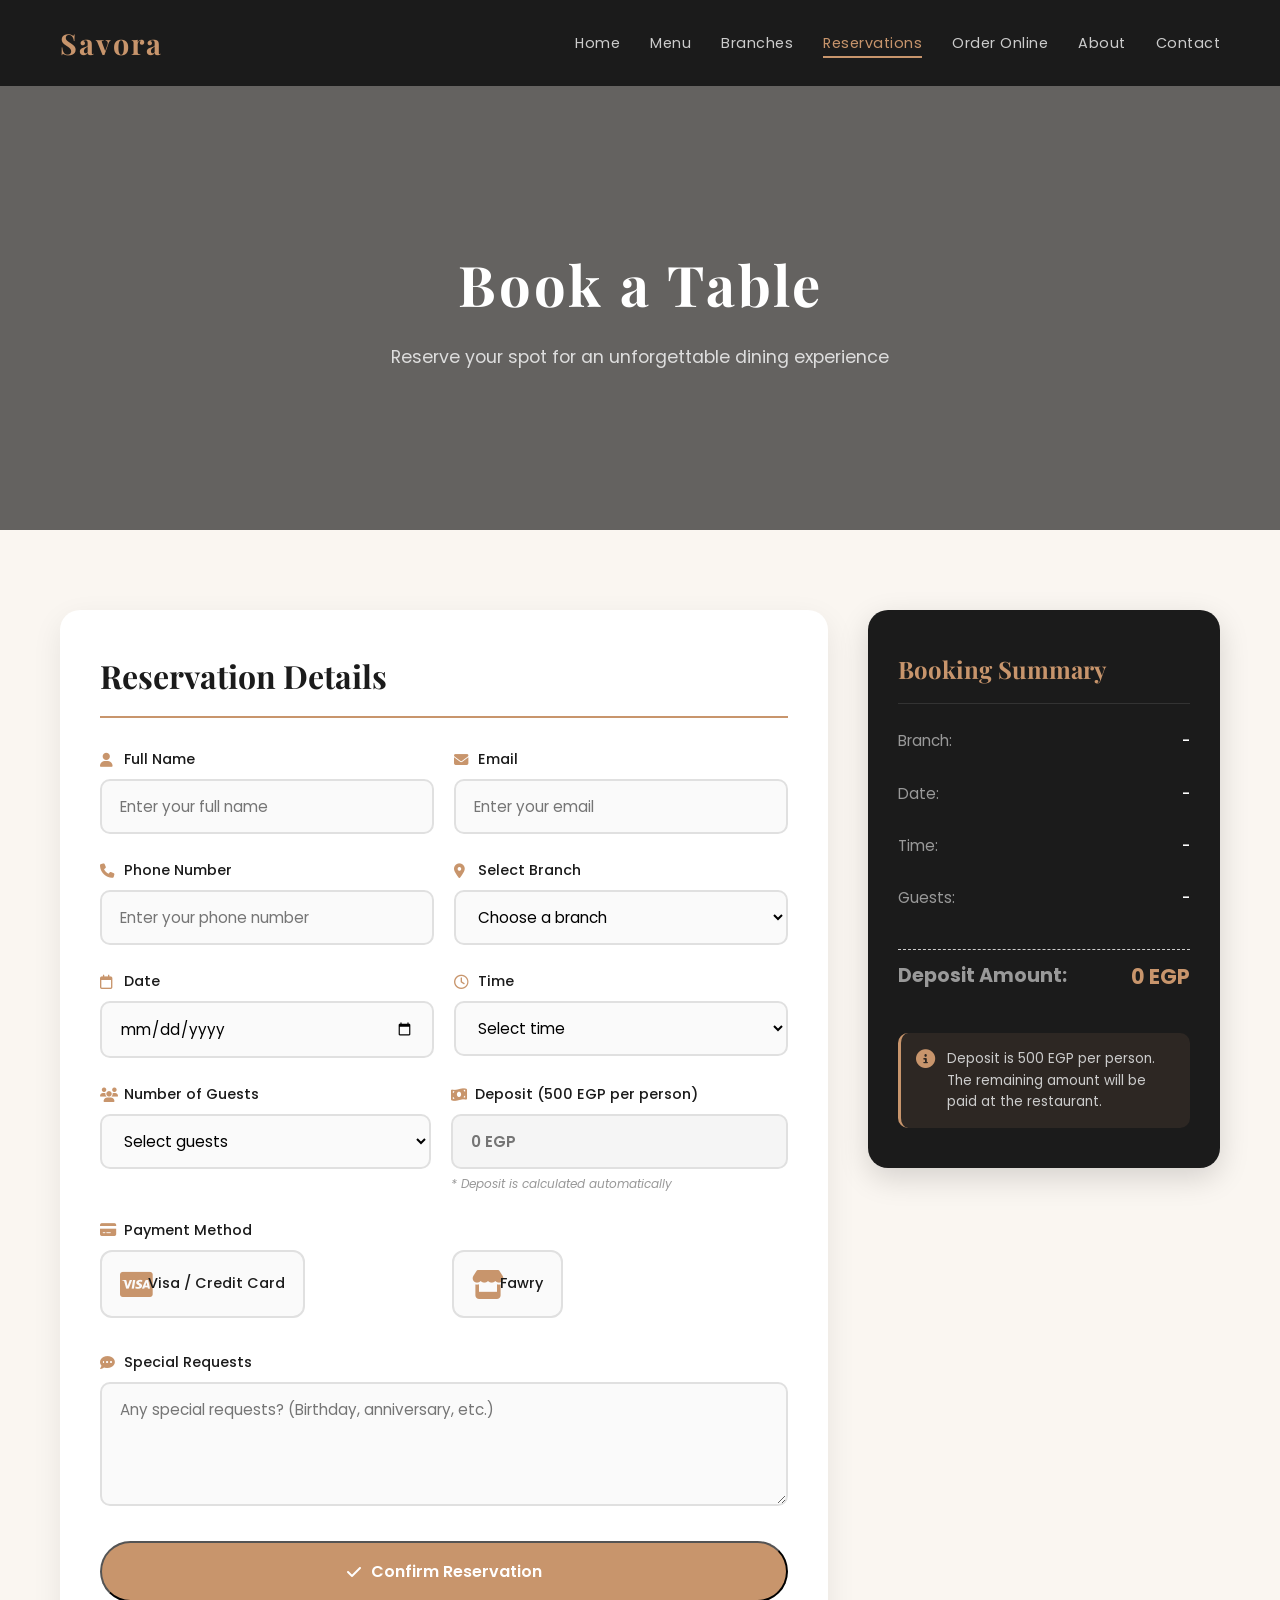
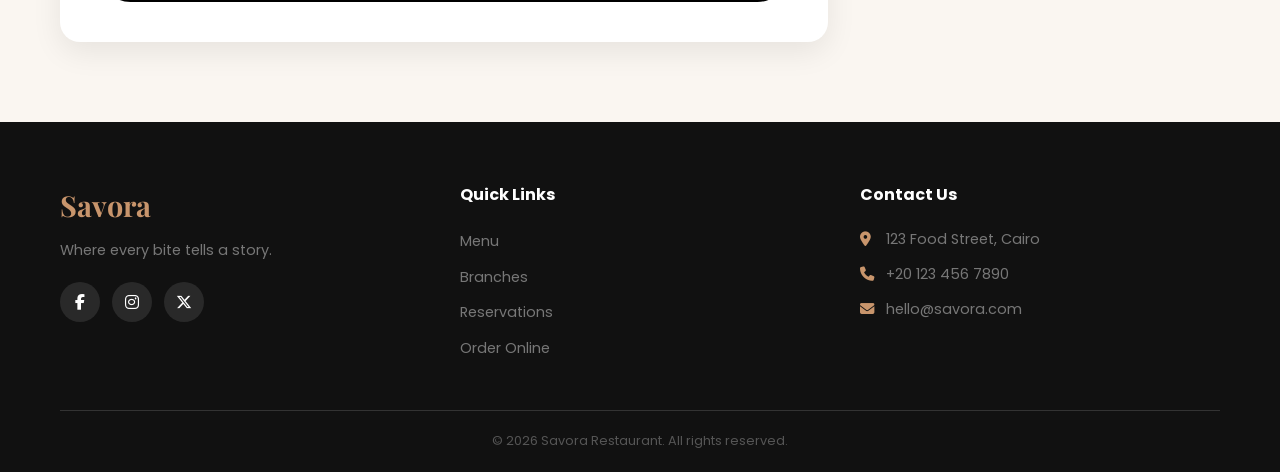
<file: reservations.html>
<!DOCTYPE html>
<html lang="en">
<head>
    <meta charset="UTF-8">
    <meta name="viewport" content="width=device-width, initial-scale=1.0">
    <title>Reservations - Savora Restaurant</title>
    <link rel="stylesheet" href="style.css">
    <link rel="stylesheet" href="https://cdnjs.cloudflare.com/ajax/libs/font-awesome/6.5.1/css/all.min.css">
    <link href="https://fonts.googleapis.com/css2?family=Playfair+Display:wght@400;600;700&family=Poppins:wght@300;400;500;600&display=swap" rel="stylesheet">
</head>
<body>

    <nav class="navbar">
        <div class="logo">Savora</div>
        <ul class="nav-links">
            <li><a href="index.html">Home</a></li>
            <li><a href="menu.html">Menu</a></li>
            <li><a href="branches.html">Branches</a></li>
            <li><a href="reservations.html" class="active">Reservations</a></li>
            <li><a href="order.html">Order Online</a></li>
            <li><a href="index.html#about-snippet">About</a></li>
            <li><a href="index.html#contact-footer">Contact</a></li>
        </ul>
    </nav>

    <section class="page-header">
        <div class="page-header-overlay"></div>
        <div class="page-header-content">
            <h1>Book a Table</h1>
            <p>Reserve your spot for an unforgettable dining experience</p>
        </div>
    </section>

    <section class="reservation-section">
        <div class="reservation-container">
            
            <div class="reservation-form-wrapper">
                <h2 class="form-title">Reservation Details</h2>
                <form class="reservation-form" id="reservationForm">
                    
                    <div class="form-row">
                        <div class="form-group">
                            <label><i class="fa-solid fa-user"></i> Full Name</label>
                            <input type="text" placeholder="Enter your full name" required>
                        </div>
                        <div class="form-group">
                            <label><i class="fa-solid fa-envelope"></i> Email</label>
                            <input type="email" placeholder="Enter your email" required>
                        </div>
                    </div>

                    <div class="form-row">
                        <div class="form-group">
                            <label><i class="fa-solid fa-phone"></i> Phone Number</label>
                            <input type="tel" placeholder="Enter your phone number" required>
                        </div>
                        <div class="form-group">
                            <label><i class="fa-solid fa-location-dot"></i> Select Branch</label>
                            <select id="branchSelect" required>
                                <option value="">Choose a branch</option>
                                <option value="downtown">Downtown Cairo</option>
                                <option value="heliopolis">Heliopolis</option>
                                <option value="newcairo">New Cairo</option>
                            </select>
                        </div>
                    </div>

                    <div class="form-row">
                        <div class="form-group">
                            <label><i class="fa-regular fa-calendar"></i> Date</label>
                            <input type="date" id="reservationDate" required>
                        </div>
                        <div class="form-group">
                            <label><i class="fa-regular fa-clock"></i> Time</label>
                            <select id="reservationTime" required>
                                <option value="">Select time</option>
                                <option value="12:00 PM">12:00 PM</option>
                                <option value="1:00 PM">1:00 PM</option>
                                <option value="2:00 PM">2:00 PM</option>
                                <option value="6:00 PM">6:00 PM</option>
                                <option value="7:00 PM">7:00 PM</option>
                                <option value="8:00 PM">8:00 PM</option>
                                <option value="9:00 PM">9:00 PM</option>
                            </select>
                        </div>
                    </div>

                    <div class="form-row">
                        <div class="form-group">
                            <label><i class="fa-solid fa-users"></i> Number of Guests</label>
                            <select id="guestCount" required>
                                <option value="">Select guests</option>
                                <option value="1">1 Person</option>
                                <option value="2">2 People</option>
                                <option value="3">3 People</option>
                                <option value="4">4 People</option>
                                <option value="5">5 People</option>
                                <option value="6">6 People</option>
                                <option value="7">7 People</option>
                                <option value="8">8 People</option>
                            </select>
                        </div>
                        <div class="form-group">
                            <label><i class="fa-solid fa-money-bill-wave"></i> Deposit (500 EGP per person)</label>
                            <input type="text" id="depositAmount" placeholder="0 EGP" readonly>
                            <span class="deposit-note">* Deposit is calculated automatically</span>
                        </div>
                    </div>

                    <div class="form-group full-width">
                        <label><i class="fa-solid fa-credit-card"></i> Payment Method</label>
                        <div class="payment-options">
                            <label class="payment-option">
                                <input type="radio" name="payment" value="visa" id="radioVisa" required>
                                <div class="payment-card">
                                    <i class="fa-brands fa-cc-visa"></i>
                                    <span>Visa / Credit Card</span>
                                </div>
                            </label>
                            <label class="payment-option">
                                <input type="radio" name="payment" value="fawry" id="radioFawry">
                                <div class="payment-card">
                                    <i class="fa-solid fa-store"></i>
                                    <span>Fawry</span>
                                </div>
                            </label>
                        </div>

                        <!-- Visa Form -->
                        <div id="visaForm" style="display: none; margin-top: 20px; padding: 20px; background: #f9f9f9; border-radius: 10px; border: 1px solid #ddd;">
                            <h4 style="margin-bottom: 15px; color: #1B1B1B;"><i class="fa-solid fa-lock" style="color: #C8956C;"></i> Card Details</h4>
                            <div class="form-group full-width">
                                <label>Card Number</label>
                                <input type="text" id="cardNumber" placeholder="1234 5678 9012 3456" maxlength="19">
                            </div>
                            <div class="form-row">
                                <div class="form-group">
                                    <label>Cardholder Name</label>
                                    <input type="text" placeholder="Name on card">
                                </div>
                                <div class="form-group">
                                    <label>Expiry Date</label>
                                    <input type="text" id="expiryDate" placeholder="MM/YY" maxlength="5">
                                </div>
                                <div class="form-group">
                                    <label>CVV</label>
                                    <input type="password" placeholder="123" maxlength="4">
                                </div>
                            </div>
                        </div>

                        <!-- Fawry Details -->
                        <div id="fawryForm" style="display: none; margin-top: 20px; padding: 20px; background: #f9f9f9; border-radius: 10px; border: 1px solid #ddd; text-align: center;">
                            <h4 style="margin-bottom: 15px; color: #1B1B1B;"><i class="fa-solid fa-store" style="color: #C8956C;"></i> Fawry Payment</h4>
                            <p style="color: #666; margin-bottom: 10px;">You will receive a Fawry Reference Number after confirmation.</p>
                            <div style="background: #fff; padding: 15px; border: 2px dashed #C8956C; border-radius: 8px; display: inline-block;">
                                <span style="color: #666;">Reference:</span>
                                <strong id="fawryRef" style="color: #C8956C; font-size: 1.2rem; letter-spacing: 2px; margin-left: 10px;">FW-XXXX-XXXX</strong>
                            </div>
                        </div>
                    </div>

                    <div class="form-group full-width">
                        <label><i class="fa-solid fa-comment-dots"></i> Special Requests</label>
                        <textarea placeholder="Any special requests? (Birthday, anniversary, etc.)" rows="4"></textarea>
                    </div>

                    <button type="submit" class="btn btn-primary submit-btn">
                        <i class="fa-solid fa-check"></i> Confirm Reservation
                    </button>
                </form>
            </div>

            <div class="reservation-summary">
                <h3>Booking Summary</h3>
                <div class="summary-details">
                    <div class="summary-row"><span>Branch:</span><span id="summaryBranch">-</span></div>
                    <div class="summary-row"><span>Date:</span><span id="summaryDate">-</span></div>
                    <div class="summary-row"><span>Time:</span><span id="summaryTime">-</span></div>
                    <div class="summary-row"><span>Guests:</span><span id="summaryGuests">-</span></div>
                    <div class="summary-row total"><span>Deposit Amount:</span><span id="summaryDeposit">0 EGP</span></div>
                </div>
                <div class="deposit-info">
                    <i class="fa-solid fa-circle-info"></i>
                    <p>Deposit is 500 EGP per person. The remaining amount will be paid at the restaurant.</p>
                </div>
            </div>

        </div>
    </section>

    <footer class="footer" id="contact-footer">
        <div class="footer-content">
            <div class="footer-brand">
                <h3>Savora</h3>
                <p>Where every bite tells a story.</p>
                <div class="social-links">
                    <a href="https://facebook.com" target="_blank" class="social-icon"><i class="fa-brands fa-facebook-f"></i></a>
                    <a href="https://instagram.com" target="_blank" class="social-icon"><i class="fa-brands fa-instagram"></i></a>
                    <a href="https://twitter.com" target="_blank" class="social-icon"><i class="fa-brands fa-x-twitter"></i></a>
                </div>
            </div>
            <div class="footer-links">
                <h4>Quick Links</h4>
                <ul>
                    <li><a href="menu.html">Menu</a></li>
                    <li><a href="branches.html">Branches</a></li>
                    <li><a href="reservations.html">Reservations</a></li>
                    <li><a href="order.html">Order Online</a></li>
                </ul>
            </div>
            <div class="footer-contact">
                <h4>Contact Us</h4>
                <a href="https://maps.google.com/?q=123+Food+Street+Cairo" target="_blank" class="contact-link"><i class="fa-solid fa-location-dot"></i> 123 Food Street, Cairo</a>
                <a href="tel:+201234567890" class="contact-link"><i class="fa-solid fa-phone"></i> +20 123 456 7890</a>
                <a href="mailto:hello@savora.com" class="contact-link"><i class="fa-solid fa-envelope"></i> hello@savora.com</a>
            </div>
        </div>
        <div class="footer-bottom">
            <p>&copy; 2026 Savora Restaurant. All rights reserved.</p>
        </div>
    </footer>

    <script src="script.js"></script>
</body>
</html>
</file>
<file: style.css>
/* ============================================
   TABLE OF CONTENTS
   ============================================
   1. RESET & BASE STYLES
   2. TYPOGRAPHY & FONTS
   3. BUTTONS
   4. NAVBAR
   5. PAGE HEADER
   6. HOME PAGE SECTIONS
   7. MENU PAGE
   8. BRANCHES PAGE
   9. RESERVATIONS PAGE
   10. ORDER ONLINE PAGE
   11. FOOTER
   12. ANIMATIONS (ALL IN ONE PLACE)
   13. RESPONSIVE DESIGN
   ============================================ */

/* ============================================
   1. RESET & BASE STYLES
   ============================================ */
* {
    margin: 0;
    padding: 0;
    box-sizing: border-box;
}

body {
    font-family: 'Poppins', sans-serif;
    background-color: #FAF6F1;
    color: #2d2d2d;
    line-height: 1.6;
}

h1, h2, h3 {
    font-family: 'Playfair Display', serif;
}

a {
    text-decoration: none;
    color: inherit;
}

ul {
    list-style: none;
}

.section-title {
    text-align: center;
    font-size: 2.2rem;
    color: #1B1B1B;
    margin-bottom: 50px;
    position: relative;
}

.section-title::after {
    content: '';
    display: block;
    width: 60px;
    height: 3px;
    background-color: #C8956C;
    margin: 15px auto 0;
    border-radius: 2px;
}

/* ============================================
   2. BUTTONS
   ============================================ */
.btn {
    display: inline-block;
    padding: 14px 32px;
    border-radius: 50px;
    font-family: 'Poppins', sans-serif;
    font-weight: 500;
    font-size: 0.95rem;
    transition: all 0.3s ease;
    cursor: pointer;
    position: relative;
    overflow: hidden;
}

.btn-primary {
    background-color: #C8956C;
    color: #fff;
}

.btn-primary:hover {
    background-color: #b07a52;
    transform: translateY(-2px);
    box-shadow: 0 8px 25px rgba(200, 149, 108, 0.4);
}

.btn-secondary {
    background-color: transparent;
    color: #fff;
    border: 2px solid #fff;
}

.btn-secondary:hover {
    background-color: #fff;
    color: #1B1B1B;
    transform: translateY(-2px);
}

/* ============================================
   3. NAVBAR
   ============================================ */
.navbar {
    display: flex;
    justify-content: space-between;
    align-items: center;
    padding: 20px 60px;
    background-color: #1B1B1B;
    position: fixed;
    width: 100%;
    top: 0;
    z-index: 1000;
    transition: all 0.3s ease;
}

.logo {
    font-family: 'Playfair Display', serif;
    font-size: 1.8rem;
    font-weight: 700;
    color: #C8956C;
    letter-spacing: 2px;
}

.nav-links {
    display: flex;
    gap: 30px;
}

.nav-links a {
    color: #ccc;
    font-size: 0.9rem;
    font-weight: 400;
    transition: color 0.3s ease;
    letter-spacing: 0.5px;
    position: relative;
}

.nav-links a:hover,
.nav-links a.active {
    color: #C8956C;
}

.nav-links a::after {
    content: '';
    position: absolute;
    bottom: -5px;
    left: 0;
    width: 0;
    height: 2px;
    background-color: #C8956C;
    transition: width 0.3s ease;
}

.nav-links a:hover::after,
.nav-links a.active::after {
    width: 100%;
}

/* ============================================
   4. PAGE HEADER (Shared across pages)
   ============================================ */
.page-header {
    height: 50vh;
    background-image: url('https://images.unsplash.com/photo-1414235077428-338989a2e8c0?w=1600&h=600&fit=crop');
    background-size: cover;
    background-position: center;
    display: flex;
    align-items: center;
    justify-content: center;
    text-align: center;
    position: relative;
    margin-top: 80px;
}

.page-header-overlay {
    position: absolute;
    top: 0;
    left: 0;
    width: 100%;
    height: 100%;
    background-color: rgba(0, 0, 0, 0.6);
}

.page-header-content {
    position: relative;
    z-index: 1;
    color: #fff;
}

.page-header-content h1 {
    font-size: 3.5rem;
    margin-bottom: 15px;
    letter-spacing: 3px;
}

.page-header-content p {
    font-size: 1.1rem;
    color: #ddd;
}

/* ============================================
   5. HOME PAGE SECTIONS
   ============================================ */

/* Hero Section */
.hero {
    height: 100vh;
    background-image: url('https://images.unsplash.com/photo-1517248135467-4c7edcad34c4?w=1600&h=900&fit=crop');
    background-size: cover;
    background-position: center;
    display: flex;
    align-items: center;
    justify-content: center;
    text-align: center;
    position: relative;
}

.hero-overlay {
    position: absolute;
    top: 0;
    left: 0;
    width: 100%;
    height: 100%;
    background-color: rgba(0, 0, 0, 0.55);
}

.hero-content {
    position: relative;
    z-index: 1;
    color: #fff;
    max-width: 700px;
    padding: 0 20px;
}

.hero-subtitle {
    font-family: 'Poppins', sans-serif;
    font-size: 1rem;
    letter-spacing: 4px;
    text-transform: uppercase;
    color: #C8956C;
    margin-bottom: 10px;
}

.hero-title {
    font-size: 5rem;
    font-weight: 700;
    letter-spacing: 6px;
    margin-bottom: 20px;
}

.hero-desc {
    font-size: 1.05rem;
    font-weight: 300;
    line-height: 1.8;
    margin-bottom: 40px;
    color: #ddd;
}

.hero-buttons {
    display: flex;
    gap: 20px;
    justify-content: center;
}

/* Quick Navigation Cards */
.quick-nav {
    padding: 100px 60px;
}

.cards-container {
    display: grid;
    grid-template-columns: repeat(4, 1fr);
    gap: 30px;
    max-width: 1200px;
    margin: 0 auto;
}

.card {
    background: #fff;
    padding: 40px 30px;
    border-radius: 16px;
    text-align: center;
    transition: all 0.3s ease;
    box-shadow: 0 4px 20px rgba(0, 0, 0, 0.05);
}

.card:hover {
    transform: translateY(-10px);
    box-shadow: 0 15px 40px rgba(0, 0, 0, 0.1);
}

.card:hover .card-icon {
    transform: scale(1.2) rotate(5deg);
}

.card-icon {
    font-size: 2.5rem;
    margin-bottom: 20px;
    transition: transform 0.3s ease;
}

.card h3 {
    font-size: 1.3rem;
    margin-bottom: 12px;
    color: #1B1B1B;
}

.card p {
    font-size: 0.9rem;
    color: #777;
    margin-bottom: 20px;
    line-height: 1.7;
}

.card-link {
    color: #C8956C;
    font-weight: 500;
    font-size: 0.9rem;
    transition: color 0.3s ease;
}

.card-link:hover {
    color: #b07a52;
}

/* Featured Dishes (Flip Cards) */
.featured {
    padding: 100px 60px;
    background-color: #fff;
}

.dishes-container {
    display: grid;
    grid-template-columns: repeat(3, 1fr);
    gap: 30px;
    max-width: 1200px;
    margin: 0 auto;
}

.dish-card {
    background-color: transparent;
    perspective: 1000px;
    height: 420px;
}

.dish-card-inner {
    position: relative;
    width: 100%;
    height: 100%;
    transition: transform 0.8s;
    transform-style: preserve-3d;
    border-radius: 16px;
    box-shadow: 0 4px 15px rgba(0, 0, 0, 0.05);
}

.dish-card:hover .dish-card-inner {
    transform: rotateY(180deg);
}

.dish-card-front,
.dish-card-back {
    position: absolute;
    width: 100%;
    height: 100%;
    backface-visibility: hidden;
    border-radius: 16px;
    overflow: hidden;
    background-color: #fff;
}

.dish-card-front {
    display: flex;
    flex-direction: column;
}

.dish-card-front img {
    width: 100%;
    height: 70%;
    object-fit: cover;
    transition: transform 0.5s ease;
}

.dish-card:hover .dish-card-front img {
    transform: scale(1.05);
}

.dish-name-box {
    height: 30%;
    display: flex;
    align-items: center;
    justify-content: center;
    padding: 15px;
    text-align: center;
    background-color: #fff;
}

.dish-name-box h3 {
    font-family: 'Playfair Display', serif;
    font-size: 1.2rem;
    color: #1B1B1B;
    margin: 0;
}

.dish-card-back {
    background-color: #1B1B1B;
    color: #fff;
    transform: rotateY(180deg);
    display: flex;
    flex-direction: column;
    justify-content: center;
    align-items: center;
    padding: 30px 20px;
    text-align: center;
}

.dish-card-back h3 {
    font-family: 'Playfair Display', serif;
    font-size: 1.4rem;
    color: #C8956C;
    margin-bottom: 15px;
}

.dish-card-back p {
    font-size: 0.9rem;
    line-height: 1.6;
    color: #ddd;
    margin-bottom: 15px;
}

.sides-box {
    background-color: rgba(200, 149, 108, 0.15);
    border: 1px solid #C8956C;
    border-radius: 10px;
    padding: 12px;
    margin-bottom: 15px;
    font-size: 0.85rem;
    color: #fff;
    width: 100%;
}

.sides-box strong {
    color: #C8956C;
    display: block;
    margin-bottom: 5px;
}

.price {
    font-family: 'Playfair Display', serif;
    font-size: 1.5rem;
    font-weight: 700;
    color: #C8956C;
    margin-top: auto;
}

.add-to-cart-btn {
    margin-top: 15px;
    padding: 10px 25px;
    background-color: #C8956C;
    color: #fff;
    border: none;
    border-radius: 50px;
    font-family: 'Poppins', sans-serif;
    font-weight: 500;
    cursor: pointer;
    transition: all 0.3s;
}

.add-to-cart-btn:hover {
    background-color: #b07a52;
    transform: scale(1.05);
}

/* About Snippet */
.about-snippet {
    display: flex;
    align-items: center;
    gap: 60px;
    padding: 100px 60px;
    max-width: 1200px;
    margin: 0 auto;
}

.about-image img {
    width: 500px;
    height: 400px;
    object-fit: cover;
    border-radius: 16px;
    box-shadow: 0 10px 30px rgba(0, 0, 0, 0.1);
}

.about-text {
    flex: 1;
}

.about-text .section-title {
    text-align: left;
}

.about-text .section-title::after {
    margin: 15px 0 0;
}

.about-text p {
    font-size: 1rem;
    color: #555;
    line-height: 1.9;
    margin-bottom: 30px;
}

/* Testimonials */
.testimonials {
    padding: 100px 60px;
    background-color: #1B1B1B;
}

.testimonials .section-title {
    color: #fff;
}

.testimonials-container {
    display: grid;
    grid-template-columns: repeat(3, 1fr);
    gap: 30px;
    max-width: 1200px;
    margin: 0 auto;
}

.testimonial-card {
    background: rgba(255, 255, 255, 0.05);
    border: 1px solid rgba(255, 255, 255, 0.1);
    padding: 40px 30px;
    border-radius: 16px;
    text-align: center;
    transition: all 0.3s ease;
}

.testimonial-card:hover {
    background: rgba(255, 255, 255, 0.1);
    transform: translateY(-5px);
}

.quote {
    font-size: 0.95rem;
    color: #ccc;
    font-style: italic;
    line-height: 1.8;
    margin-bottom: 20px;
}

.author {
    color: #C8956C;
    font-weight: 500;
    margin-bottom: 10px;
}

.stars {
    font-size: 0.9rem;
}

/* ============================================
   6. MENU PAGE
   ============================================ */
.menu-controls {
    padding: 50px 60px;
    background-color: #fff;
    text-align: center;
}

.search-bar {
    max-width: 500px;
    margin: 0 auto 30px;
    display: flex;
    gap: 10px;
}

.search-input {
    flex: 1;
    padding: 15px 20px;
    border: 2px solid #e0e0e0;
    border-radius: 50px;
    font-family: 'Poppins', sans-serif;
    font-size: 0.95rem;
    outline: none;
    transition: border-color 0.3s ease;
}

.search-input:focus {
    border-color: #C8956C;
}

.search-btn {
    padding: 15px 25px;
    background-color: #C8956C;
    color: #fff;
    border: none;
    border-radius: 50px;
    cursor: pointer;
    font-size: 1.2rem;
    transition: background-color 0.3s ease;
}

.search-btn:hover {
    background-color: #b07a52;
}

.filter-buttons {
    display: flex;
    gap: 15px;
    justify-content: center;
    flex-wrap: wrap;
}

.filter-btn {
    padding: 12px 28px;
    background-color: transparent;
    border: 2px solid #e0e0e0;
    border-radius: 50px;
    font-family: 'Poppins', sans-serif;
    font-size: 0.9rem;
    cursor: pointer;
    transition: all 0.3s ease;
}

.filter-btn:hover,
.filter-btn.active {
    background-color: #C8956C;
    border-color: #C8956C;
    color: #fff;
}

.menu-items {
    padding: 60px;
    background-color: #FAF6F1;
}

.menu-grid {
    display: grid;
    grid-template-columns: repeat(auto-fit, minmax(280px, 1fr));
    gap: 30px;
    max-width: 1200px;
    margin: 0 auto;
}

/* ============================================
   7. BRANCHES PAGE
   ============================================ */
.branches-section {
    padding: 60px;
    background-color: #FAF6F1;
}

.branches-grid {
    display: grid;
    grid-template-columns: repeat(3, 1fr);
    gap: 30px;
    max-width: 1200px;
    margin: 0 auto;
}

.branch-card {
    background: #fff;
    border-radius: 20px;
    overflow: hidden;
    box-shadow: 0 5px 20px rgba(0, 0, 0, 0.05);
    transition: all 0.4s ease;
    display: flex;
    flex-direction: column;
}

.branch-card:hover {
    transform: translateY(-10px);
    box-shadow: 0 15px 40px rgba(0, 0, 0, 0.12);
}

.branch-image {
    position: relative;
    height: 200px;
    overflow: hidden;
}

.branch-image img {
    width: 100%;
    height: 100%;
    object-fit: cover;
    transition: transform 0.5s ease;
}

.branch-card:hover .branch-image img {
    transform: scale(1.1);
}

.branch-badge {
    position: absolute;
    top: 15px;
    right: 15px;
    background-color: #C8956C;
    color: #fff;
    padding: 6px 14px;
    border-radius: 20px;
    font-size: 0.75rem;
    font-weight: 600;
    letter-spacing: 0.5px;
    text-transform: uppercase;
}

.branch-info {
    padding: 30px;
    display: flex;
    flex-direction: column;
    flex-grow: 1;
}

.branch-info h3 {
    font-family: 'Playfair Display', serif;
    font-size: 1.5rem;
    color: #1B1B1B;
    margin-bottom: 20px;
}

.branch-details {
    flex-grow: 1;
    margin-bottom: 25px;
}

.branch-details p {
    font-size: 0.9rem;
    color: #666;
    margin-bottom: 12px;
    display: flex;
    align-items: center;
    gap: 10px;
}

.branch-details p i {
    color: #C8956C;
    width: 18px;
    text-align: center;
}

.branch-link {
    text-decoration: none;
    color: #666;
    font-size: 0.9rem;
    margin-bottom: 12px;
    display: flex;
    align-items: center;
    gap: 10px;
    transition: all 0.3s ease;
}

.branch-link:hover {
    color: #C8956C;
    transform: translateX(5px);
}

.hours-toggle {
    cursor: pointer;
    font-weight: 500;
    color: #1B1B1B !important;
    transition: color 0.3s ease;
}

.hours-toggle:hover {
    color: #C8956C !important;
}

.hours-toggle i:last-child {
    transition: transform 0.3s ease;
    margin-left: auto;
}

.hours-toggle.active i:last-child {
    transform: rotate(180deg);
}

.hours-details {
    max-height: 0;
    overflow: hidden;
    transition: max-height 0.3s ease, padding 0.3s ease;
    background-color: #f9f9f9;
    border-radius: 10px;
    margin-top: 10px;
}

.hours-details.show {
    max-height: 150px;
    padding: 15px;
}

.hours-row {
    display: flex;
    justify-content: space-between;
    align-items: center;
    padding: 8px 0;
    border-bottom: 1px solid #e0e0e0;
    font-size: 0.85rem;
}

.hours-row:last-child {
    border-bottom: none;
}

.hours-row.weekend {
    color: #C8956C;
    font-weight: 500;
}

.weekend-note {
    display: block;
    font-size: 0.75rem;
    color: #999;
    font-weight: 400;
}

.direction-btn {
    display: flex;
    align-items: center;
    justify-content: center;
    gap: 10px;
    width: 100%;
    padding: 14px;
    font-weight: 600;
    text-transform: uppercase;
    letter-spacing: 1px;
    font-size: 0.85rem;
}

.direction-btn:hover {
    background-color: #b07a52;
    transform: translateY(-2px);
}

/* ============================================
   8. RESERVATIONS PAGE
   ============================================ */
.reservation-section {
    padding: 80px 60px;
    background-color: #FAF6F1;
}

.reservation-container {
    display: grid;
    grid-template-columns: 2fr 1fr;
    gap: 40px;
    max-width: 1200px;
    margin: 0 auto;
}

.reservation-form-wrapper {
    background: #fff;
    padding: 40px;
    border-radius: 20px;
    box-shadow: 0 10px 30px rgba(0, 0, 0, 0.08);
}

.form-title {
    font-family: 'Playfair Display', serif;
    font-size: 2rem;
    color: #1B1B1B;
    margin-bottom: 30px;
    padding-bottom: 15px;
    border-bottom: 2px solid #C8956C;
}

.reservation-form {
    display: flex;
    flex-direction: column;
    gap: 25px;
}

.form-row {
    display: grid;
    grid-template-columns: 1fr 1fr;
    gap: 20px;
}

.form-group {
    display: flex;
    flex-direction: column;
}

.form-group.full-width {
    grid-column: 1 / -1;
}

.form-group label {
    font-size: 0.9rem;
    font-weight: 500;
    color: #1B1B1B;
    margin-bottom: 8px;
    display: flex;
    align-items: center;
    gap: 8px;
}

.form-group label i {
    color: #C8956C;
    width: 16px;
}

.form-group input,
.form-group select,
.form-group textarea {
    padding: 14px 18px;
    border: 2px solid #e0e0e0;
    border-radius: 10px;
    font-family: 'Poppins', sans-serif;
    font-size: 0.95rem;
    outline: none;
    transition: border-color 0.3s ease;
    background-color: #fafafa;
}

.form-group input:focus,
.form-group select:focus,
.form-group textarea:focus {
    border-color: #C8956C;
    background-color: #fff;
}

.form-group textarea {
    resize: vertical;
    min-height: 100px;
}

#depositAmount {
    background-color: #f5f5f5;
    font-weight: 600;
    color: #C8956C;
    cursor: not-allowed;
}

.deposit-note {
    font-size: 0.75rem;
    color: #999;
    margin-top: 5px;
    font-style: italic;
}

.payment-options {
    display: grid;
    grid-template-columns: 1fr 1fr;
    gap: 15px;
}

.payment-option {
    cursor: pointer;
}

.payment-option input[type="radio"] {
    display: none;
}

.payment-card {
    display: flex;
    align-items: center;
    gap: 12px;
    padding: 18px;
    border: 2px solid #e0e0e0;
    border-radius: 12px;
    transition: all 0.3s ease;
    background-color: #fafafa;
}

.payment-card i {
    font-size: 1.8rem;
    color: #666;
}

.payment-card span {
    font-weight: 500;
    color: #1B1B1B;
}

.payment-option input[type="radio"]:checked + .payment-card {
    border-color: #C8956C;
    background-color: rgba(200, 149, 108, 0.1);
}

.payment-option input[type="radio"]:checked + .payment-card i {
    color: #C8956C;
}

.payment-option:hover .payment-card {
    border-color: #C8956C;
    transform: translateY(-2px);
}

.payment-details {
    margin-top: 20px;
    padding: 25px;
    background-color: #f9f9f9;
    border-radius: 12px;
    border: 2px solid #e0e0e0;
}

.payment-details h4 {
    font-family: 'Poppins', sans-serif;
    font-size: 1rem;
    color: #1B1B1B;
    margin-bottom: 20px;
    display: flex;
    align-items: center;
    gap: 8px;
}

.payment-details h4 i {
    color: #C8956C;
}

.fawry-info {
    text-align: center;
    padding: 20px;
}

.fawry-info p {
    font-size: 0.9rem;
    color: #666;
    margin-bottom: 10px;
    line-height: 1.6;
}

.fawry-code {
    margin-top: 20px;
    padding: 15px;
    background-color: #fff;
    border: 2px dashed #C8956C;
    border-radius: 10px;
    display: flex;
    justify-content: space-between;
    align-items: center;
}

.fawry-code span {
    color: #666;
    font-size: 0.9rem;
}

.fawry-code strong {
    color: #C8956C;
    font-size: 1.2rem;
    letter-spacing: 2px;
}

.submit-btn {
    display: flex;
    align-items: center;
    justify-content: center;
    gap: 10px;
    padding: 16px;
    font-size: 1rem;
    font-weight: 600;
    margin-top: 10px;
}

.reservation-summary {
    background: #1B1B1B;
    color: #fff;
    padding: 40px 30px;
    border-radius: 20px;
    height: fit-content;
    position: sticky;
    top: 100px;
    box-shadow: 0 10px 30px rgba(0, 0, 0, 0.15);
}

.reservation-summary h3 {
    font-family: 'Playfair Display', serif;
    font-size: 1.5rem;
    color: #C8956C;
    margin-bottom: 25px;
    padding-bottom: 15px;
    border-bottom: 1px solid #333;
}

.summary-details {
    display: flex;
    flex-direction: column;
    gap: 18px;
    margin-bottom: 30px;
}

.summary-row {
    display: flex;
    justify-content: space-between;
    align-items: center;
    font-size: 0.95rem;
    color: #ccc;
}

.summary-row span:first-child {
    color: #999;
}

.summary-row span:last-child {
    font-weight: 500;
    color: #fff;
}

.summary-row.total {
    padding-top: 18px;
    border-top: 1px solid #333;
    font-size: 1.1rem;
}

.summary-row.total span:last-child {
    color: #C8956C;
    font-weight: 700;
    font-size: 1.3rem;
}

.deposit-info {
    display: flex;
    gap: 12px;
    padding: 15px;
    background-color: rgba(200, 149, 108, 0.1);
    border-radius: 10px;
    border-left: 3px solid #C8956C;
}

.deposit-info i {
    color: #C8956C;
    font-size: 1.2rem;
    margin-top: 2px;
}

.deposit-info p {
    font-size: 0.85rem;
    color: #ccc;
    line-height: 1.6;
    margin: 0;
}

/* ============================================
   9. ORDER ONLINE PAGE
   ============================================ */
.order-section {
    padding: 60px;
    background-color: #FAF6F1;
}

.order-container {
    display: grid;
    grid-template-columns: 3fr 1fr;
    gap: 40px;
    max-width: 1400px;
    margin: 0 auto;
}

.order-sidebar {
    display: flex;
    flex-direction: column;
    gap: 20px;
}

.cart-box,
.checkout-box,
.tracking-box {
    background: #fff;
    padding: 25px;
    border-radius: 16px;
    box-shadow: 0 5px 20px rgba(0, 0, 0, 0.05);
}

.cart-box h3,
.checkout-box h3,
.tracking-box h3 {
    font-family: 'Playfair Display', serif;
    font-size: 1.3rem;
    color: #1B1B1B;
    margin-bottom: 20px;
    padding-bottom: 10px;
    border-bottom: 2px solid #C8956C;
}

.cart-box h3 i,
.checkout-box h3 i,
.tracking-box h3 i {
    color: #C8956C;
    margin-right: 8px;
}

.empty-cart-msg {
    text-align: center;
    color: #999;
    padding: 20px 0;
    font-style: italic;
}

.cart-item {
    display: flex;
    align-items: center;
    gap: 12px;
    padding: 12px 0;
    border-bottom: 1px solid #eee;
}

.cart-item img {
    width: 50px;
    height: 50px;
    border-radius: 8px;
    object-fit: cover;
}

.cart-item-details {
    flex: 1;
}

.cart-item-details h4 {
    font-size: 0.9rem;
    color: #1B1B1B;
    margin-bottom: 4px;
}

.cart-item-details p {
    font-size: 0.85rem;
    color: #C8956C;
    font-weight: 600;
}

.remove-item {
    background: none;
    border: none;
    color: #ff4444;
    cursor: pointer;
    font-size: 1.1rem;
    transition: transform 0.2s;
}

.remove-item:hover {
    transform: scale(1.2);
}

.cart-summary {
    margin-top: 20px;
    padding-top: 15px;
    border-top: 2px solid #eee;
}

.summary-row {
    display: flex;
    justify-content: space-between;
    margin-bottom: 10px;
    font-size: 0.95rem;
    color: #666;
}

.summary-row.total {
    font-size: 1.2rem;
    font-weight: 700;
    color: #1B1B1B;
    margin-top: 10px;
    padding-top: 10px;
    border-top: 1px dashed #ccc;
}

.checkout-btn {
    width: 100%;
    margin-top: 10px;
    padding: 15px;
    font-size: 1rem;
    font-weight: 600;
}

.tracking-steps {
    display: flex;
    flex-direction: column;
    gap: 20px;
    position: relative;
    padding-left: 20px;
}

.tracking-steps::before {
    content: '';
    position: absolute;
    left: 27px;
    top: 10px;
    bottom: 10px;
    width: 2px;
    background-color: #eee;
}

.step {
    display: flex;
    align-items: center;
    gap: 15px;
    color: #999;
    transition: all 0.5s;
}

.step i {
    width: 30px;
    height: 30px;
    background-color: #eee;
    color: #999;
    border-radius: 50%;
    display: flex;
    align-items: center;
    justify-content: center;
    font-size: 0.9rem;
    z-index: 1;
    transition: all 0.5s;
}

.step.active {
    color: #C8956C;
    font-weight: 600;
}

.step.active i {
    background-color: #C8956C;
    color: #fff;
    box-shadow: 0 0 0 4px rgba(200, 149, 108, 0.2);
}

/* ============================================
   10. FOOTER
   ============================================ */
.footer {
    background-color: #111;
    color: #aaa;
    padding: 60px 60px 20px;
}

.footer-content {
    display: grid;
    grid-template-columns: repeat(3, 1fr);
    gap: 40px;
    max-width: 1200px;
    margin: 0 auto;
    padding-bottom: 40px;
    border-bottom: 1px solid #333;
}

.footer-brand h3 {
    font-family: 'Playfair Display', serif;
    font-size: 1.8rem;
    color: #C8956C;
    margin-bottom: 10px;
}

.footer-brand p {
    font-size: 0.9rem;
    color: #777;
    margin-bottom: 20px;
}

.social-links {
    display: flex;
    gap: 12px;
}

.social-icon {
    display: flex;
    align-items: center;
    justify-content: center;
    width: 40px;
    height: 40px;
    background-color: rgba(255, 255, 255, 0.1);
    border-radius: 50%;
    color: #fff;
    text-decoration: none;
    transition: all 0.3s ease;
}

.social-icon i {
    font-size: 1rem;
}

.social-icon:hover {
    background-color: #C8956C;
    transform: translateY(-3px);
}

.footer-links h4,
.footer-contact h4 {
    color: #fff;
    font-family: 'Poppins', sans-serif;
    font-size: 1rem;
    margin-bottom: 20px;
}

.footer-links ul li {
    margin-bottom: 10px;
}

.footer-links ul li a {
    color: #777;
    font-size: 0.9rem;
    text-decoration: none;
    transition: color 0.3s ease;
}

.footer-links ul li a:hover {
    color: #C8956C;
}

.footer-contact .contact-link {
    display: flex;
    align-items: center;
    gap: 10px;
    font-size: 0.9rem;
    color: #777;
    text-decoration: none;
    margin-bottom: 12px;
    transition: color 0.3s ease;
}

.footer-contact .contact-link i {
    color: #C8956C;
    width: 16px;
}

.footer-contact .contact-link:hover {
    color: #C8956C;
}

.footer-bottom {
    text-align: center;
    padding-top: 20px;
    font-size: 0.8rem;
    color: #555;
}

/* ============================================
   11. ANIMATIONS (ALL IN ONE PLACE)
   ============================================ */

/* Keyframes */
@keyframes fadeInUp {
    from {
        opacity: 0;
        transform: translateY(30px);
    }
    to {
        opacity: 1;
        transform: translateY(0);
    }
}

@keyframes fadeIn {
    from {
        opacity: 0;
    }
    to {
        opacity: 1;
    }
}

@keyframes slideInLeft {
    from {
        opacity: 0;
        transform: translateX(-50px);
    }
    to {
        opacity: 1;
        transform: translateX(0);
    }
}

@keyframes slideInRight {
    from {
        opacity: 0;
        transform: translateX(50px);
    }
    to {
        opacity: 1;
        transform: translateX(0);
    }
}

@keyframes spin {
    to {
        transform: rotate(360deg);
    }
}

/* Animation Classes - Use these classes in HTML */
.animate-fadeInUp {
    animation: fadeInUp 0.8s ease-out;
}

.animate-fadeIn {
    animation: fadeIn 1s ease-out;
}

.animate-slideInLeft {
    animation: slideInLeft 1s ease-out;
}

.animate-slideInRight {
    animation: slideInRight 1s ease-out;
}

/* Apply animations to specific elements */
.hero-content {
    animation: fadeInUp 1s ease-out;
}

.card {
    animation: fadeInUp 0.8s ease-out;
}

.card:nth-child(1) { animation-delay: 0.1s; }
.card:nth-child(2) { animation-delay: 0.2s; }
.card:nth-child(3) { animation-delay: 0.3s; }
.card:nth-child(4) { animation-delay: 0.4s; }

.dish-card {
    animation: fadeInUp 0.8s ease-out;
}

.dish-card:nth-child(1) { animation-delay: 0.1s; }
.dish-card:nth-child(2) { animation-delay: 0.2s; }
.dish-card:nth-child(3) { animation-delay: 0.3s; }

.about-image {
    animation: slideInLeft 1s ease-out;
}

.about-text {
    animation: slideInRight 1s ease-out;
}

.testimonial-card {
    animation: fadeIn 1s ease-out;
}

.testimonial-card:nth-child(1) { animation-delay: 0.1s; }
.testimonial-card:nth-child(2) { animation-delay: 0.2s; }
.testimonial-card:nth-child(3) { animation-delay: 0.3s; }

.navbar {
    animation: fadeIn 0.5s ease-out;
}

.page-header-content {
    animation: fadeInUp 1s ease-out;
}

/* Button Hover Effect */
.btn::before {
    content: '';
    position: absolute;
    top: 50%;
    left: 50%;
    width: 0;
    height: 0;
    border-radius: 50%;
    background: rgba(255, 255, 255, 0.3);
    transform: translate(-50%, -50%);
    transition: width 0.6s, height 0.6s;
}

.btn:hover::before {
    width: 300px;
    height: 300px;
}

/* Loader */
.loader-content {
    text-align: center;
    color: #C8956C;
}

.loader-content h2 {
    font-family: 'Playfair Display', serif;
    font-size: 3rem;
    letter-spacing: 5px;
    margin-bottom: 20px;
}

.loader-spinner {
    width: 50px;
    height: 50px;
    border: 4px solid rgba(200, 149, 108, 0.2);
    border-top-color: #C8956C;
    border-radius: 50%;
    margin: 0 auto;
    animation: spin 1s linear infinite;
}

/* ============================================
   12. RESPONSIVE DESIGN
   ============================================ */

/* Hamburger Menu */
.hamburger {
    display: none;
    flex-direction: column;
    gap: 5px;
    cursor: pointer;
}

.hamburger span {
    width: 25px;
    height: 3px;
    background-color: #C8956C;
    border-radius: 2px;
    transition: all 0.3s ease;
}

@media (max-width: 1024px) {
    .cards-container,
    .dishes-container,
    .menu-grid,
    .branches-grid,
    .testimonials-container {
        grid-template-columns: repeat(2, 1fr);
    }
    
    .order-container,
    .reservation-container {
        grid-template-columns: 1fr;
    }
    
    .reservation-summary {
        position: static;
    }
}

@media (max-width: 768px) {
    .cards-container,
    .dishes-container,
    .menu-grid,
    .branches-grid,
    .testimonials-container,
    .footer-content {
        grid-template-columns: 1fr;
    }
    
    .about-snippet {
        flex-direction: column;
    }
    
    .about-image img {
        width: 100%;
    }
    
    .form-row {
        grid-template-columns: 1fr;
    }
    
    .hero-title {
        font-size: 3rem;
    }
    
    .hero-buttons {
        flex-direction: column;
    }
    
    .navbar {
        padding: 20px 30px;
    }
    
    .quick-nav,
    .featured,
    .about-snippet,
    .testimonials,
    .menu-items,
    .order-section,
    .reservation-section,
    .branches-section {
        padding: 60px 30px;
    }
    
    .hamburger {
        display: flex;
    }
    
    .nav-links {
        position: fixed;
        top: 80px;
        left: -100%;
        width: 100%;
        height: calc(100vh - 80px);
        background-color: #1B1B1B;
        flex-direction: column;
        align-items: center;
        justify-content: flex-start;
        padding-top: 50px;
        transition: left 0.3s ease;
    }
    
    .nav-links.active {
        left: 0;
    }
    
    .hamburger.active span:nth-child(1) {
        transform: rotate(45deg) translate(5px, 5px);
    }
    
    .hamburger.active span:nth-child(2) {
        opacity: 0;
    }
    
    .hamburger.active span:nth-child(3) {
        transform: rotate(-45deg) translate(7px, -6px);
    }
    
    .payment-options {
        grid-template-columns: 1fr;
    }
    
    .footer {
        padding: 40px 30px 20px;
    }
}
</file>
